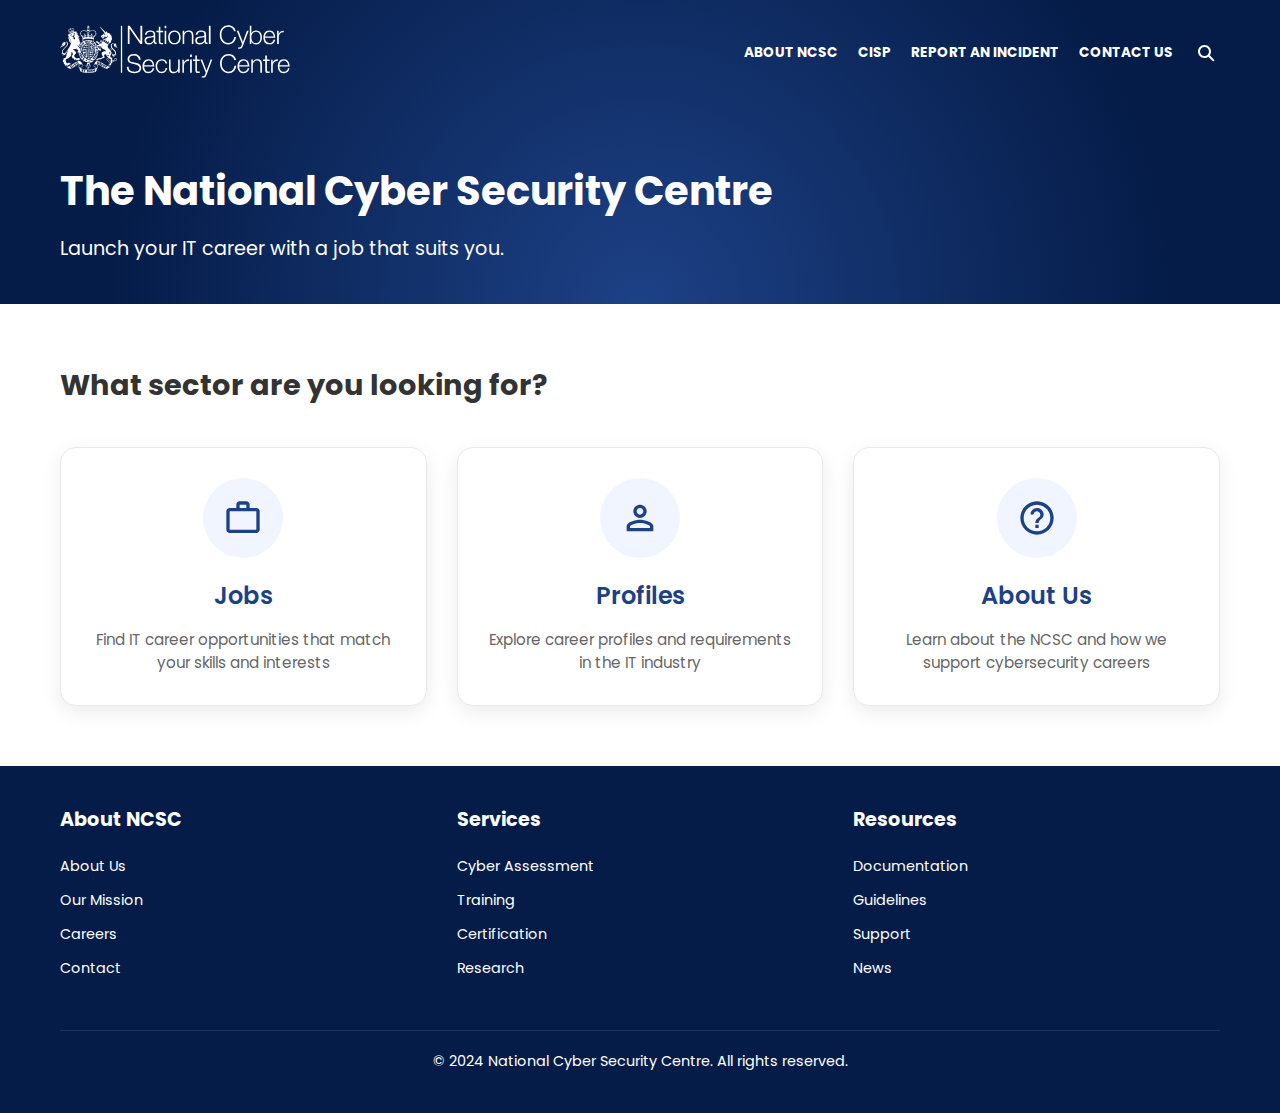
<file: index.html>
<!DOCTYPE html>
<html lang="en">

<head>
    <meta charset="UTF-8">
    <meta name="viewport" content="width=device-width, initial-scale=1.0">
    <title>National Cyber Security Centre</title>
    <link rel="preconnect" href="https://fonts.googleapis.com">
    <link rel="preconnect" href="https://fonts.gstatic.com" crossorigin>
    <link href="https://fonts.googleapis.com/css2?family=Poppins:wght@400;600;700&display=swap" rel="stylesheet">
    <link rel="stylesheet" href="style.css">
</head>

<body>
    <header class="header">
        <div class="top-header">
            <div class="container">
                <div class="logo-container">
                    <a href="#">
                        <img src="national-cyber-security-centre-seeklogo.svg" alt="NCSC Logo" class="logo-image">
                    </a>
                </div>
                <div class="top-links">
                    <a href="#">ABOUT NCSC</a>
                    <a href="#">CISP</a>
                    <a href="#">REPORT AN INCIDENT</a>
                    <a href="#">CONTACT US</a>
                    <button class="search-button" data-testid="search-button" tabindex="0" overlay="true"
                        aria-label="Open search"><svg width="17" height="17" viewBox="0 0 17 17" version="1.1"
                            xmlns="http://www.w3.org/2000/svg" role="img" aria-hidden="true" class="search-icon">
                            <title>Search</title>
                            <g stroke="none" stroke-width="1" fill="none" fill-rule="evenodd">
                                <g transform="translate(-882.000000, -12.000000)" fill="#FFFFFF" fill-rule="nonzero">
                                    <path
                                        d="M893.748901,22.3346872 L898.071068,26.6568542 C898.461592,27.0473785 898.461592,27.6805435 898.071068,28.0710678 C897.680544,28.4615921 897.047379,28.4615921 896.656854,28.0710678 L892.334687,23.7489008 C891.259734,24.5355664 889.934104,25 888.5,25 C884.910149,25 882,22.0898509 882,18.5 C882,14.9101491 884.910149,12 888.5,12 C892.089851,12 895,14.9101491 895,18.5 C895,19.9341039 894.535566,21.2597335 893.748901,22.3346872 Z M888.5,23 C890.985281,23 893,20.9852814 893,18.5 C893,16.0147186 890.985281,14 888.5,14 C886.014719,14 884,16.0147186 884,18.5 C884,20.9852814 886.014719,23 888.5,23 Z">
                                    </path>
                                </g>
                            </g>
                        </svg></button>
                </div>
            </div>
        </div>

        <div class="container">
            <div class="header-content">
                <h1>The National Cyber Security Centre</h1>
                <p>Launch your IT career with a job that suits you.</p>
            </div>
        </div>
    </header>

    <section class="guidance-section">
        <div class="container">
            <h2>What sector are you looking for?</h2>
            <div class="sector-container">
                <a href="jobs.html" class="sector-card">
                    <div class="sector-icon">
                        <svg viewBox="0 0 24 24" fill="none" xmlns="http://www.w3.org/2000/svg">
                            <path d="M20 6H16V4C16 2.89 15.11 2 14 2H10C8.89 2 8 2.89 8 4V6H4C2.89 6 2 6.89 2 8V19C2 20.11 2.89 21 4 21H20C21.11 21 22 20.11 22 19V8C22 6.89 21.11 6 20 6ZM10 4H14V6H10V4ZM20 19H4V8H20V19Z" fill="currentColor"/>
                        </svg>
                    </div>
                    <h3>Jobs</h3>
                    <p>Find IT career opportunities that match your skills and interests</p>
                </a>
                <a href="#" class="sector-card">
                    <div class="sector-icon">
                        <svg viewBox="0 0 24 24" fill="none" xmlns="http://www.w3.org/2000/svg">
                            <path d="M12 12C14.21 12 16 10.21 16 8C16 5.79 14.21 4 12 4C9.79 4 8 5.79 8 8C8 10.21 9.79 12 12 12ZM12 6C13.1 6 14 6.9 14 8C14 9.1 13.1 10 12 10C10.9 10 10 9.1 10 8C10 6.9 10.9 6 12 6ZM12 13C9.33 13 4 14.34 4 17V20H20V17C20 14.34 14.67 13 12 13ZM18 18H6V17.01C6.2 16.29 9.3 15 12 15C14.7 15 17.8 16.29 18 17V18Z" fill="currentColor"/>
                        </svg>
                    </div>
                    <h3>Profiles</h3>
                    <p>Explore career profiles and requirements in the IT industry</p>
                </a>
                <a href="#" class="sector-card">
                    <div class="sector-icon">
                        <svg viewBox="0 0 24 24" fill="none" xmlns="http://www.w3.org/2000/svg">
                            <path d="M12 2C6.48 2 2 6.48 2 12C2 17.52 6.48 22 12 22C17.52 22 22 17.52 22 12C22 6.48 17.52 2 12 2ZM12 20C7.59 20 4 16.41 4 12C4 7.59 7.59 4 12 4C16.41 4 20 7.59 20 12C20 16.41 16.41 20 12 20ZM11 16H13V18H11V16ZM12.61 6.04C10.55 5.74 8.73 7.01 8.18 8.83C8 9.41 8.44 10 9.05 10H9.25C9.66 10 9.99 9.71 10.13 9.33C10.45 8.44 11.4 7.83 12.43 8.05C13.38 8.25 14.08 9.18 14 10.15C13.9 11.49 12.38 11.78 11.55 13.03C11.55 13.04 11.54 13.04 11.54 13.05C11.53 13.07 11.52 13.08 11.51 13.1C11.42 13.25 11.33 13.42 11.26 13.6C11.25 13.63 11.23 13.65 11.22 13.68C11.21 13.7 11.21 13.72 11.2 13.75C11.08 14.09 11 14.5 11 15H13C13 14.58 13.11 14.23 13.28 13.93C13.3 13.9 13.31 13.87 13.33 13.84C13.41 13.7 13.51 13.57 13.61 13.45C13.62 13.44 13.63 13.42 13.64 13.41C13.74 13.29 13.85 13.18 13.97 13.07C14.93 12.16 16.23 11.42 15.96 9.51C15.72 7.77 14.35 6.3 12.61 6.04Z" fill="currentColor"/>
                        </svg>
                    </div>
                    <h3>About Us</h3>
                    <p>Learn about the NCSC and how we support cybersecurity careers</p>
                </a>
            </div>
        </div>

    </section>

    <footer class="footer">
        <div class="container">
            <div class="footer-content">
                <div class="footer-column">
                    <h3>About NCSC</h3>
                    <ul class="footer-links">
                        <li><a href="#">About Us</a></li>
                        <li><a href="#">Our Mission</a></li>
                        <li><a href="#">Careers</a></li>
                        <li><a href="#">Contact</a></li>
                    </ul>
                </div>
                <div class="footer-column">
                    <h3>Services</h3>
                    <ul class="footer-links">
                        <li><a href="#">Cyber Assessment</a></li>
                        <li><a href="#">Training</a></li>
                        <li><a href="#">Certification</a></li>
                        <li><a href="#">Research</a></li>
                    </ul>
                </div>
                <div class="footer-column">
                    <h3>Resources</h3>
                    <ul class="footer-links">
                        <li><a href="#">Documentation</a></li>
                        <li><a href="#">Guidelines</a></li>
                        <li><a href="#">Support</a></li>
                        <li><a href="#">News</a></li>
                    </ul>
                </div>
            </div>
            <div class="footer-bottom">
                <p>&copy; 2024 National Cyber Security Centre. All rights reserved.</p>
            </div>
        </div>
    </footer>
    <script src="script.js"></script>
</body>

</html>
</file>
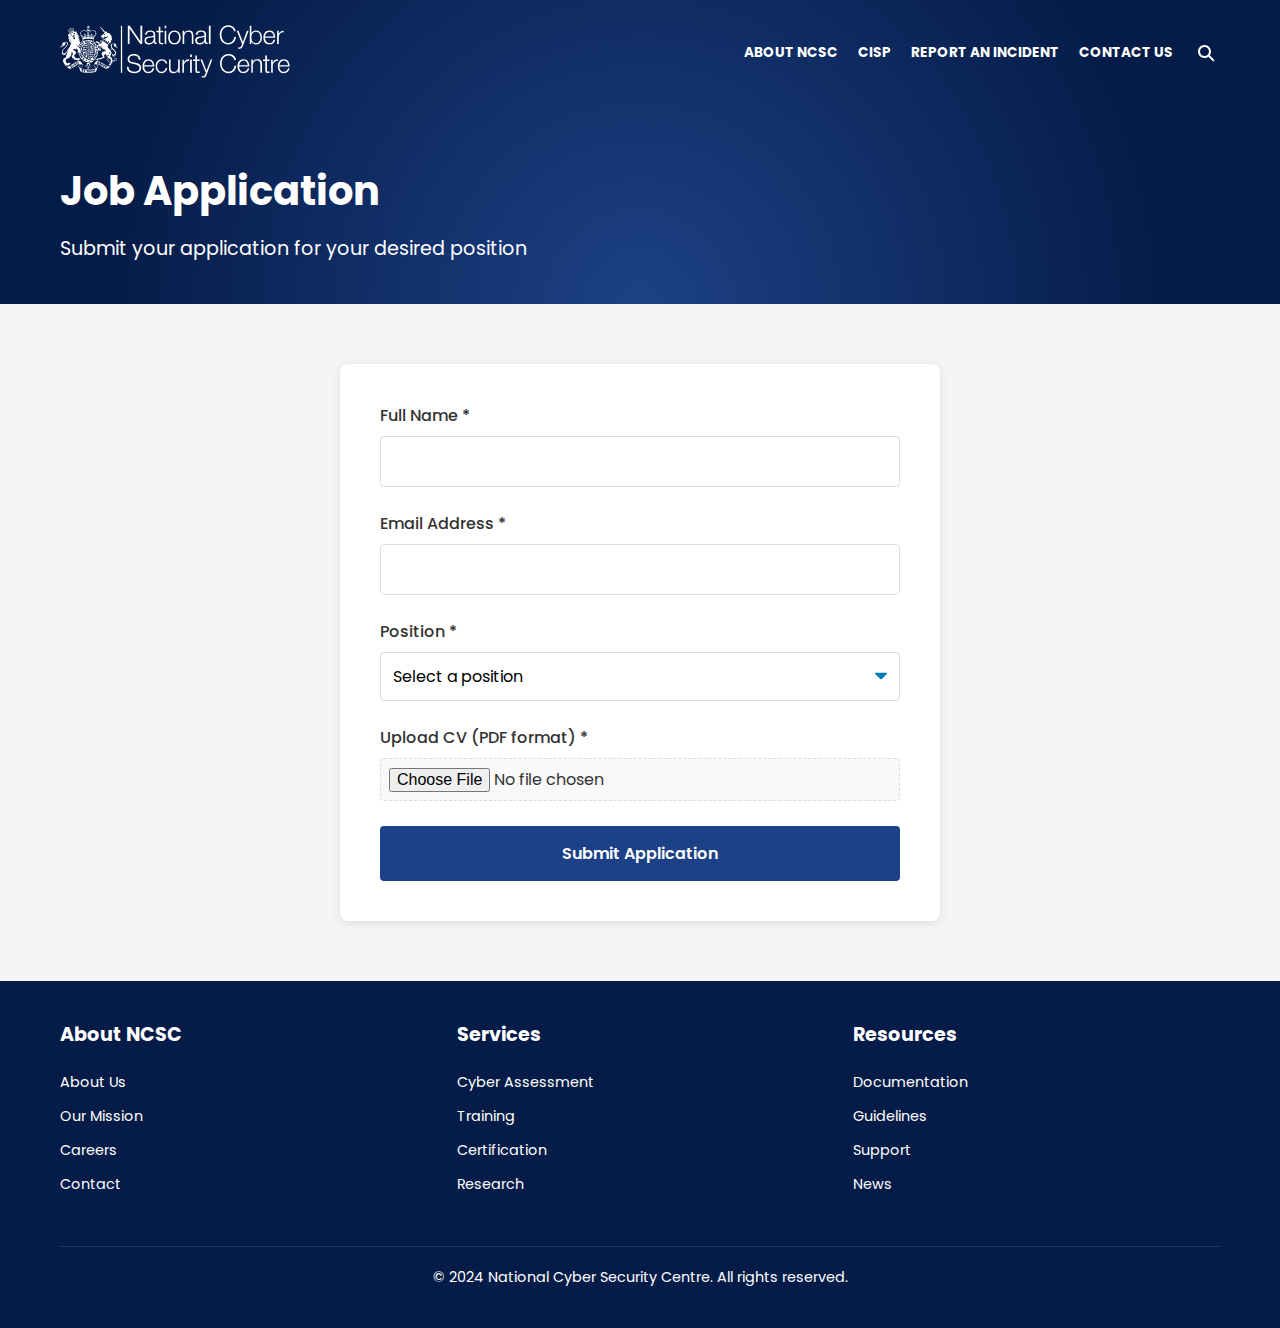
<file: form.html>
<!DOCTYPE html>
<html lang="en">
<head>
    <meta charset="UTF-8">
    <meta name="viewport" content="width=device-width, initial-scale=1.0">
    <title>Apply - National Cyber Security Centre</title>
    <link rel="preconnect" href="https://fonts.googleapis.com">
    <link rel="preconnect" href="https://fonts.gstatic.com" crossorigin>
    <link href="https://fonts.googleapis.com/css2?family=Poppins:wght@400;600;700&display=swap" rel="stylesheet">
    <link rel="stylesheet" href="style.css">
</head>
<body>
    <header class="header">
        <div class="top-header">
            <div class="container">
                <div class="logo-container">
                    <a href="index.html">
                        <img src="national-cyber-security-centre-seeklogo.svg" alt="NCSC Logo" class="logo-image">
                    </a>
                </div>
                <div class="top-links">
                    <a href="#">ABOUT NCSC</a>
                    <a href="#">CISP</a>
                    <a href="#">REPORT AN INCIDENT</a>
                    <a href="#">CONTACT US</a>
                    <button class="search-button" aria-label="Open search">
                        <svg width="17" height="17" viewBox="0 0 17 17" version="1.1" xmlns="http://www.w3.org/2000/svg" role="img" aria-hidden="true" class="search-icon">
                            <title>Search</title>
                            <g stroke="none" stroke-width="1" fill="none" fill-rule="evenodd">
                                <g transform="translate(-882.000000, -12.000000)" fill="#FFFFFF" fill-rule="nonzero">
                                    <path d="M893.748901,22.3346872 L898.071068,26.6568542 C898.461592,27.0473785 898.461592,27.6805435 898.071068,28.0710678 C897.680544,28.4615921 897.047379,28.4615921 896.656854,28.0710678 L892.334687,23.7489008 C891.259734,24.5355664 889.934104,25 888.5,25 C884.910149,25 882,22.0898509 882,18.5 C882,14.9101491 884.910149,12 888.5,12 C892.089851,12 895,14.9101491 895,18.5 C895,19.9341039 894.535566,21.2597335 893.748901,22.3346872 Z M888.5,23 C890.985281,23 893,20.9852814 893,18.5 C893,16.0147186 890.985281,14 888.5,14 C886.014719,14 884,16.0147186 884,18.5 C884,20.9852814 886.014719,23 888.5,23 Z"></path>
                                </g>
                            </g>
                        </svg>
                    </button>
                </div>
            </div>
        </div>
        <div class="container">
            <div class="header-content">
                <h1>Job Application</h1>
                <p>Submit your application for your desired position</p>
            </div>
        </div>
    </header>

    <section class="form-section">
        <div class="container">
            <form class="application-form" action="#" method="POST" enctype="multipart/form-data">
                <div class="form-group">
                    <label for="fullName">Full Name *</label>
                    <input type="text" id="fullName" name="fullName" required>
                </div>

                <div class="form-group">
                    <label for="email">Email Address *</label>
                    <input type="email" id="email" name="email" required>
                </div>

                <div class="form-group">
                    <label for="position">Position *</label>
                    <select id="position" name="position" required>
                        <option value="">Select a position</option>
                        <option value="cyber-security-analyst">Cyber Security Analyst</option>
                        <option value="security-operations-engineer">Security Operations Engineer</option>
                        <option value="threat-intelligence-specialist">Threat Intelligence Specialist</option>
                        <option value="penetration-tester">Penetration Tester</option>
                        <option value="incident-response-manager">Incident Response Manager</option>
                        <option value="security-software-developer">Security Software Developer</option>
                        <option value="cloud-security-architect">Cloud Security Architect</option>
                        <option value="digital-forensics-investigator">Digital Forensics Investigator</option>
                        <option value="security-compliance-officer">Security Compliance Officer</option>
                        <option value="security-training-specialist">Security Training Specialist</option>
                    </select>
                </div>

                <div class="form-group">
                    <label for="cv">Upload CV (PDF format) *</label>
                    <input type="file" id="cv" name="cv" accept=".pdf" required>
                </div>

                <button type="submit" class="submit-button">Submit Application</button>
            </form>
        </div>
    </section>

    <footer class="footer">
        <div class="container">
            <div class="footer-content">
                <div class="footer-column">
                    <h3>About NCSC</h3>
                    <ul class="footer-links">
                        <li><a href="#">About Us</a></li>
                        <li><a href="#">Our Mission</a></li>
                        <li><a href="#">Careers</a></li>
                        <li><a href="#">Contact</a></li>
                    </ul>
                </div>
                <div class="footer-column">
                    <h3>Services</h3>
                    <ul class="footer-links">
                        <li><a href="#">Cyber Assessment</a></li>
                        <li><a href="#">Training</a></li>
                        <li><a href="#">Certification</a></li>
                        <li><a href="#">Research</a></li>
                    </ul>
                </div>
                <div class="footer-column">
                    <h3>Resources</h3>
                    <ul class="footer-links">
                        <li><a href="#">Documentation</a></li>
                        <li><a href="#">Guidelines</a></li>
                        <li><a href="#">Support</a></li>
                        <li><a href="#">News</a></li>
                    </ul>
                </div>
            </div>
            <div class="footer-bottom">
                <p>&copy; 2024 National Cyber Security Centre. All rights reserved.</p>
            </div>
        </div>
    </footer>
</body>
</html>
</file>
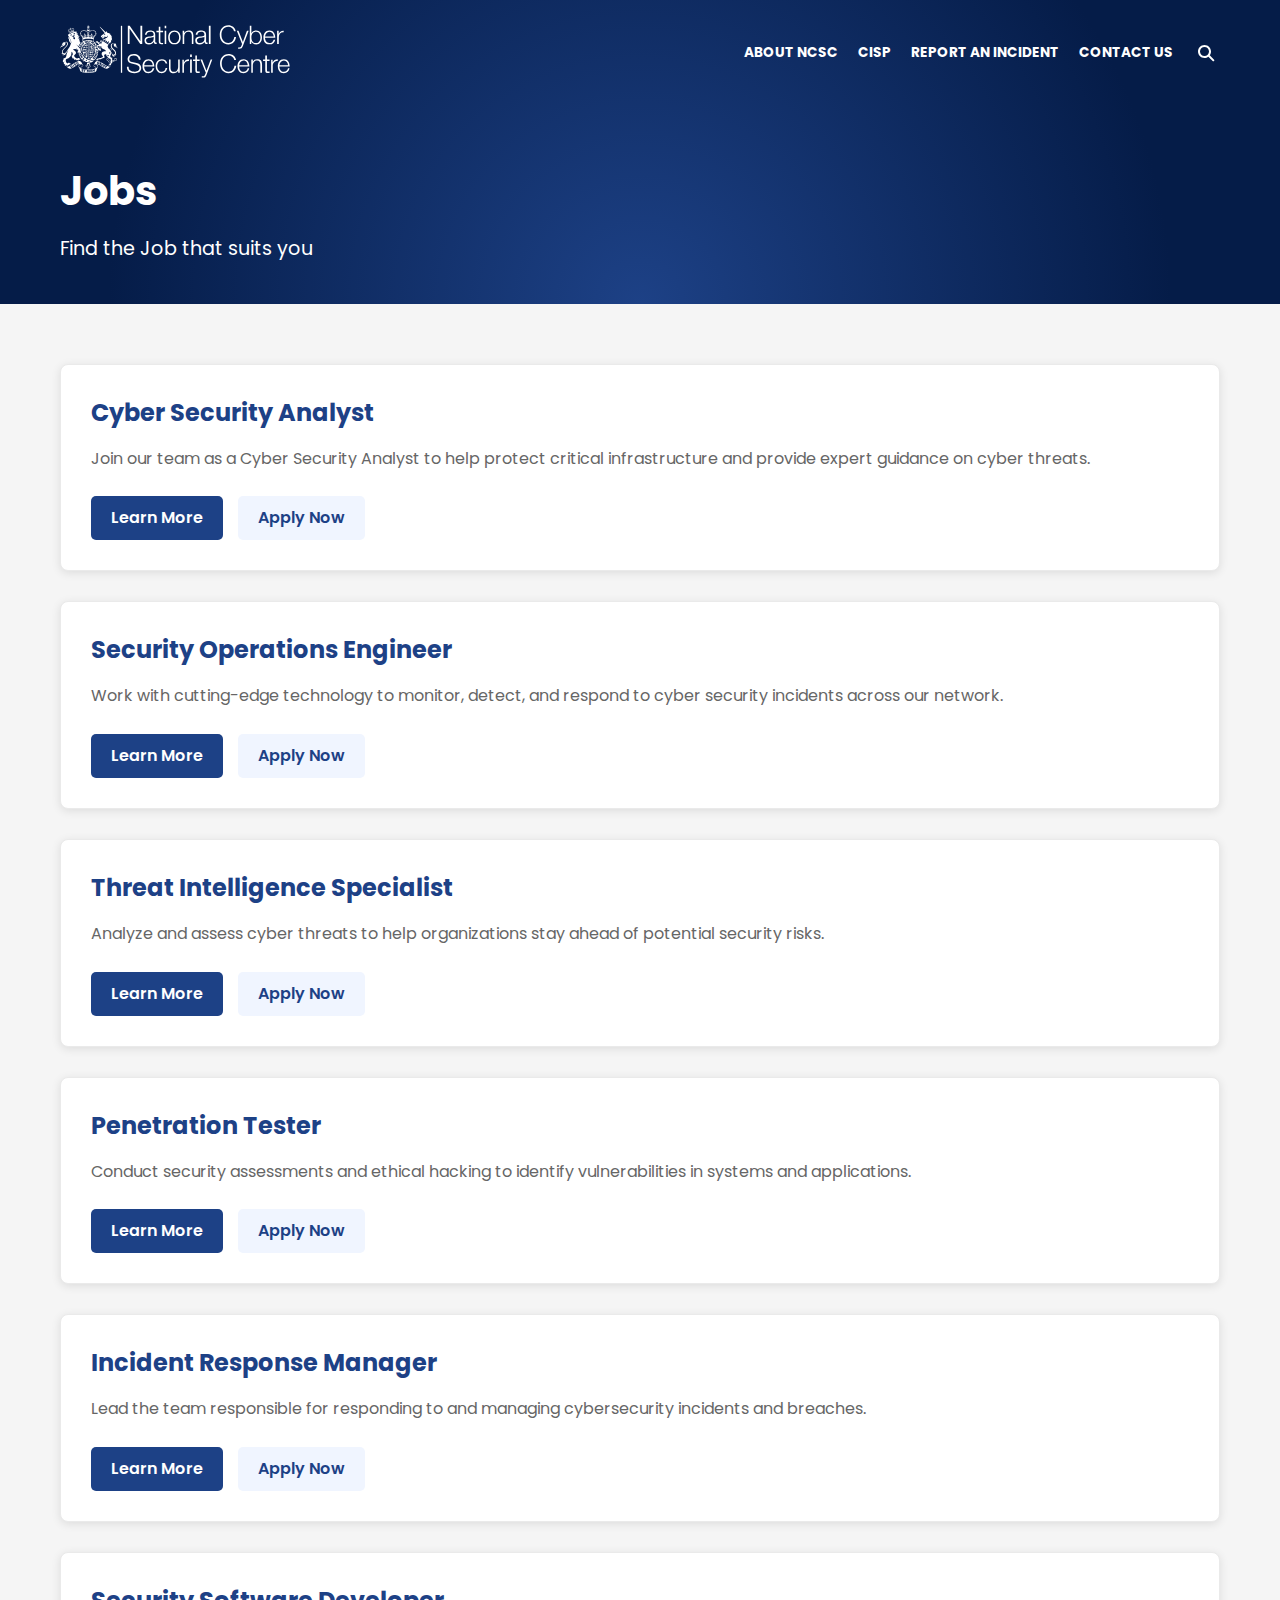
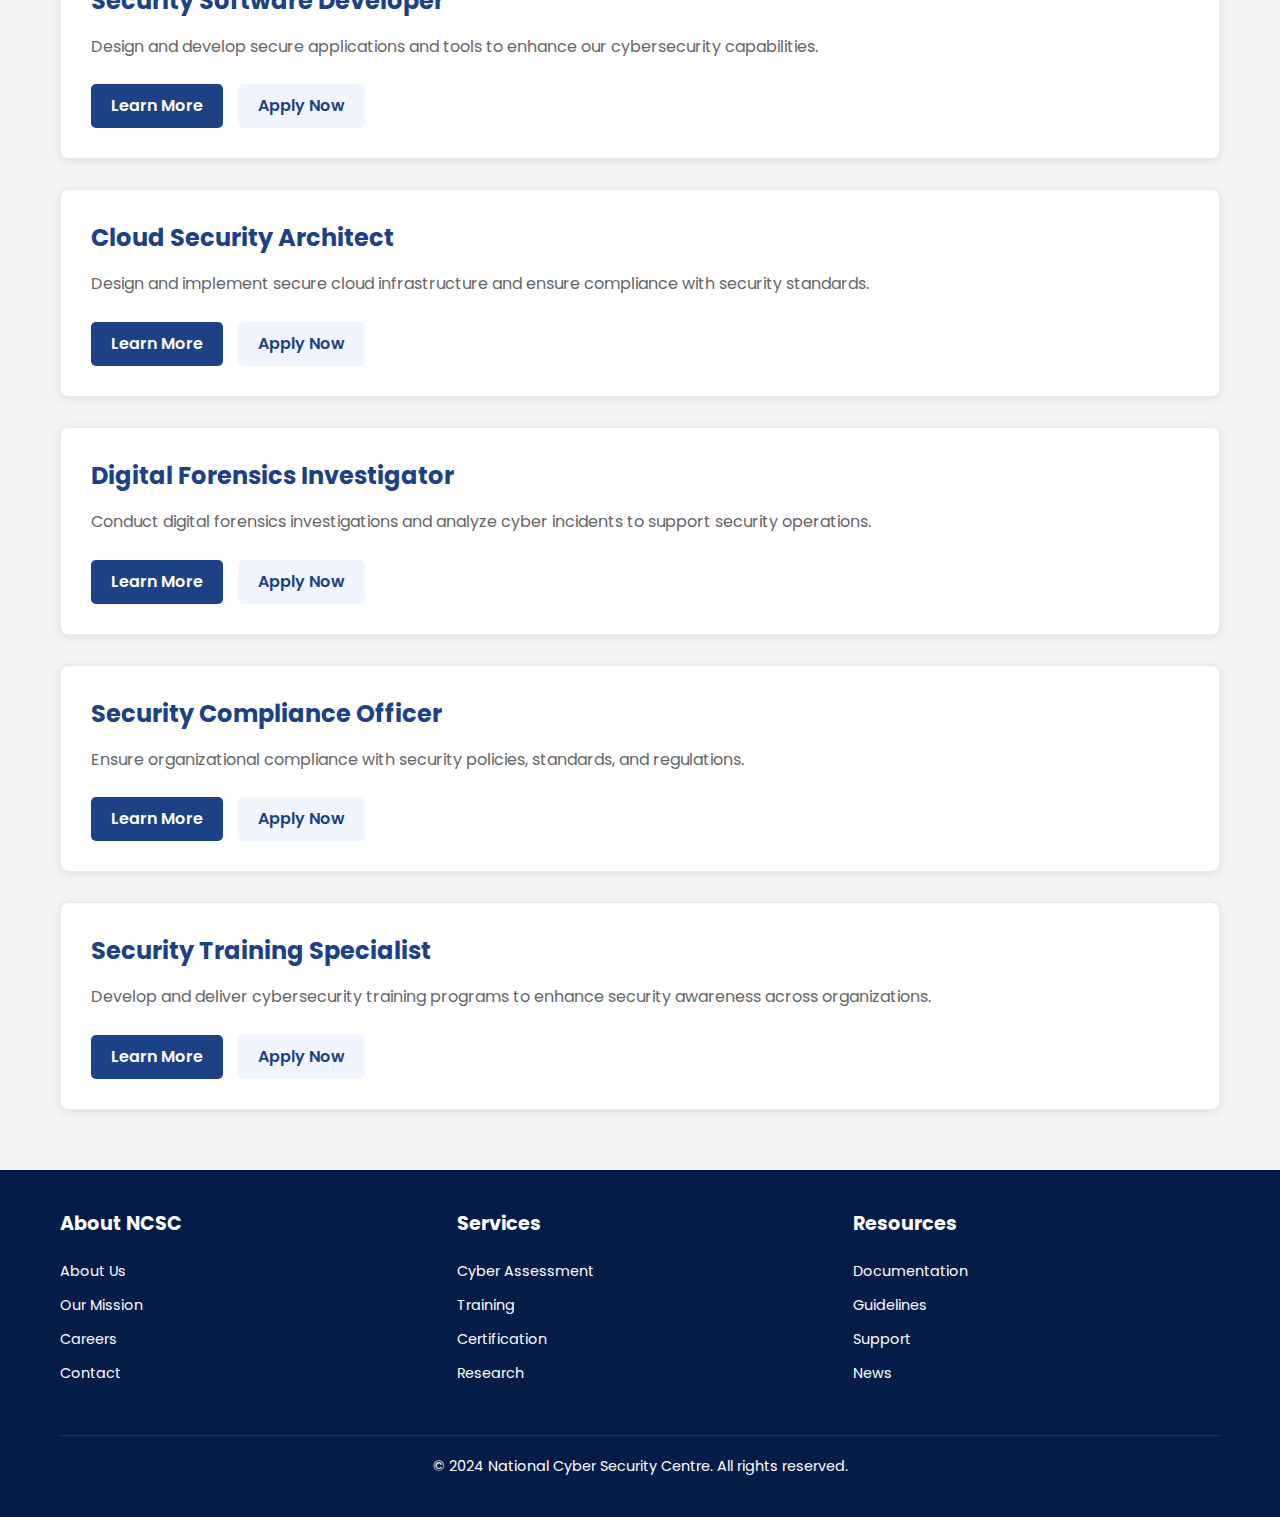
<file: jobs.html>
<!DOCTYPE html>
<html lang="en">
<head>
    <meta charset="UTF-8">
    <meta name="viewport" content="width=device-width, initial-scale=1.0">
    <title>Jobs - National Cyber Security Centre</title>
    <link rel="preconnect" href="https://fonts.googleapis.com">
    <link rel="preconnect" href="https://fonts.gstatic.com" crossorigin>
    <link href="https://fonts.googleapis.com/css2?family=Poppins:wght@400;600;700&display=swap" rel="stylesheet">
    <link rel="stylesheet" href="style.css">
</head>
<body>
    <header class="header">
        <div class="top-header">
            <div class="container">
                <div class="logo-container">
                    <a href="index.html">
                        <img src="national-cyber-security-centre-seeklogo.svg" alt="NCSC Logo" class="logo-image">
                    </a>
                </div>
                <div class="top-links">
                    <a href="#">ABOUT NCSC</a>
                    <a href="#">CISP</a>
                    <a href="#">REPORT AN INCIDENT</a>
                    <a href="#">CONTACT US</a>
                    <button class="search-button" aria-label="Open search">
                        <svg width="17" height="17" viewBox="0 0 17 17" version="1.1" xmlns="http://www.w3.org/2000/svg" role="img" aria-hidden="true" class="search-icon">
                            <title>Search</title>
                            <g stroke="none" stroke-width="1" fill="none" fill-rule="evenodd">
                                <g transform="translate(-882.000000, -12.000000)" fill="#FFFFFF" fill-rule="nonzero">
                                    <path d="M893.748901,22.3346872 L898.071068,26.6568542 C898.461592,27.0473785 898.461592,27.6805435 898.071068,28.0710678 C897.680544,28.4615921 897.047379,28.4615921 896.656854,28.0710678 L892.334687,23.7489008 C891.259734,24.5355664 889.934104,25 888.5,25 C884.910149,25 882,22.0898509 882,18.5 C882,14.9101491 884.910149,12 888.5,12 C892.089851,12 895,14.9101491 895,18.5 C895,19.9341039 894.535566,21.2597335 893.748901,22.3346872 Z M888.5,23 C890.985281,23 893,20.9852814 893,18.5 C893,16.0147186 890.985281,14 888.5,14 C886.014719,14 884,16.0147186 884,18.5 C884,20.9852814 886.014719,23 888.5,23 Z"></path>
                                </g>
                            </g>
                        </svg>
                    </button>
                </div>
            </div>
        </div>
        <div class="container">
            <div class="header-content">
                <h1>Jobs</h1>
                <p>Find the Job that suits you</p>
            </div>
        </div>
    </header>

    <section class="jobs-section">
        <div class="container">
            <div class="jobs-grid">
                <div class="job-card">
                    <h2>Cyber Security Analyst</h2>
                    <p>Join our team as a Cyber Security Analyst to help protect critical infrastructure and provide expert guidance on cyber threats.</p>
                    <div class="job-actions">
                        <a href="#" class="btn btn-primary">Learn More</a>
                        <a href="form.html?position=Cyber+Security+Analyst" class="btn btn-secondary apply-button">Apply Now</a>
                    </div>
                </div>

                <div class="job-card">
                    <h2>Security Operations Engineer</h2>
                    <p>Work with cutting-edge technology to monitor, detect, and respond to cyber security incidents across our network.</p>
                    <div class="job-actions">
                        <a href="#" class="btn btn-primary">Learn More</a>
                        <a href="form.html?position=Security+Operations+Engineer" class="btn btn-secondary apply-button">Apply Now</a>
                    </div>
                </div>

                <div class="job-card">
                    <h2>Threat Intelligence Specialist</h2>
                    <p>Analyze and assess cyber threats to help organizations stay ahead of potential security risks.</p>
                    <div class="job-actions">
                        <a href="#" class="btn btn-primary">Learn More</a>
                        <a href="form.html?position=Threat+Intelligence+Specialist" class="btn btn-secondary apply-button">Apply Now</a>
                    </div>
                </div>

                <div class="job-card">
                    <h2>Penetration Tester</h2>
                    <p>Conduct security assessments and ethical hacking to identify vulnerabilities in systems and applications.</p>
                    <div class="job-actions">
                        <a href="#" class="btn btn-primary">Learn More</a>
                        <a href="form.html?position=Penetration+Tester" class="btn btn-secondary apply-button">Apply Now</a>
                    </div>
                </div>

                <div class="job-card">
                    <h2>Incident Response Manager</h2>
                    <p>Lead the team responsible for responding to and managing cybersecurity incidents and breaches.</p>
                    <div class="job-actions">
                        <a href="#" class="btn btn-primary">Learn More</a>
                        <a href="form.html?position=Incident+Response+Manager" class="btn btn-secondary apply-button">Apply Now</a>
                    </div>
                </div>

                <div class="job-card">
                    <h2>Security Software Developer</h2>
                    <p>Design and develop secure applications and tools to enhance our cybersecurity capabilities.</p>
                    <div class="job-actions">
                        <a href="#" class="btn btn-primary">Learn More</a>
                        <a href="form.html?position=Security+Software+Developer" class="btn btn-secondary apply-button">Apply Now</a>
                    </div>
                </div>

                <div class="job-card">
                    <h2>Cloud Security Architect</h2>
                    <p>Design and implement secure cloud infrastructure and ensure compliance with security standards.</p>
                    <div class="job-actions">
                        <a href="#" class="btn btn-primary">Learn More</a>
                        <a href="form.html?position=Cloud+Security+Architect" class="btn btn-secondary apply-button">Apply Now</a>
                    </div>
                </div>

                <div class="job-card">
                    <h2>Digital Forensics Investigator</h2>
                    <p>Conduct digital forensics investigations and analyze cyber incidents to support security operations.</p>
                    <div class="job-actions">
                        <a href="#" class="btn btn-primary">Learn More</a>
                        <a href="form.html?position=Digital+Forensics+Investigator" class="btn btn-secondary apply-button">Apply Now</a>
                    </div>
                </div>

                <div class="job-card">
                    <h2>Security Compliance Officer</h2>
                    <p>Ensure organizational compliance with security policies, standards, and regulations.</p>
                    <div class="job-actions">
                        <a href="#" class="btn btn-primary">Learn More</a>
                        <a href="form.html?position=Security+Compliance+Officer" class="btn btn-secondary apply-button">Apply Now</a>
                    </div>
                </div>

                <div class="job-card">
                    <h2>Security Training Specialist</h2>
                    <p>Develop and deliver cybersecurity training programs to enhance security awareness across organizations.</p>
                    <div class="job-actions">
                        <a href="#" class="btn btn-primary">Learn More</a>
                        <a href="form.html?position=Security+Training+Specialist" class="btn btn-secondary apply-button">Apply Now</a>
                    </div>
                </div>
            </div>
        </div>
    </section>
    <footer class="footer">
        <div class="container">
            <div class="footer-content">
                <div class="footer-column">
                    <h3>About NCSC</h3>
                    <ul class="footer-links">
                        <li><a href="#">About Us</a></li>
                        <li><a href="#">Our Mission</a></li>
                        <li><a href="#">Careers</a></li>
                        <li><a href="#">Contact</a></li>
                    </ul>
                </div>
                <div class="footer-column">
                    <h3>Services</h3>
                    <ul class="footer-links">
                        <li><a href="#">Cyber Assessment</a></li>
                        <li><a href="#">Training</a></li>
                        <li><a href="#">Certification</a></li>
                        <li><a href="#">Research</a></li>
                    </ul>
                </div>
                <div class="footer-column">
                    <h3>Resources</h3>
                    <ul class="footer-links">
                        <li><a href="#">Documentation</a></li>
                        <li><a href="#">Guidelines</a></li>
                        <li><a href="#">Support</a></li>
                        <li><a href="#">News</a></li>
                    </ul>
                </div>
            </div>
            <div class="footer-bottom">
                <p>&copy; 2024 National Cyber Security Centre. All rights reserved.</p>
            </div>
        </div>
    </footer>
</body>
</html>

<script>
  const applyButtons = document.querySelectorAll('.apply-button');
  applyButtons.forEach(button => {
    button.addEventListener('click', (event) => {
      event.preventDefault();
      const position = button.href.split('?position=')[1];
      window.open(`form.html?position=${position}`, '_blank');
    });
  });
</script>
</file>
<file: style.css>
* {
    margin: 0;
    padding: 0;
    box-sizing: border-box;
    font-family: Poppins, sans-serif;
}

body {
    color: #333;
    line-height: 1.5;
}

.container {
    width: 100%;
    max-width: 1200px;
    margin: 0 auto;
    padding: 0 20px;
}

/* Header */
.header {
    background: radial-gradient(circle at 50% 100%, #1d4186, #051c48 75%);
    color: white;
    padding-bottom: 40px;
}

.top-header {
    padding: 20px 0;
}

.top-header .container {
    display: flex;
    justify-content: space-between;
    align-items: center;
}

.logo-container {
    display: flex;
    align-items: center;
}

.logo-image {
    width: 230px;
    padding-top: 5px;
}

.top-links {
    display: flex;
    align-items: center;
    gap: 20px;
}

.top-links a {
    color: white;
    text-decoration: none;
    font-size: 0.85rem;
    font-weight: bold;
}

.top-links a:hover {
    text-decoration: underline;
}

.search-button {
    background: transparent;
    border: none;
    cursor: pointer;
    padding: 5px;
    display: flex;
    align-items: center;
    justify-content: center;
}

.search-icon {
    fill: white !important;
}

/* Header Content */
.header-content {
    margin-top: 60px;
    max-width: 800px;
    padding-left: 0;
    text-align: left;
}

.header-content h1 {
    font-size: 2.5rem;
    margin-bottom: 20px;
    line-height: 1.2;
}

.header-content p {
    font-size: 1.2rem;
}

/* Guidance Section */
.guidance-section {
    padding: 60px 0;
}

/* Animation effects */
.sector-card {
    opacity: 0;
    transform: translateY(30px);
    transition: opacity 0.6s ease, transform 0.6s ease, box-shadow 0.3s ease, border-color 0.3s ease;
}

.ripple-effect {
    position: absolute;
    border-radius: 50%;
    background-color: rgba(255, 255, 255, 0.7);
    transform: scale(0);
    animation: ripple 0.6s linear;
    pointer-events: none;
    z-index: 0;
}

@keyframes ripple {
    to {
        transform: scale(2);
        opacity: 0;
    }
}

.guidance-section h2 {
    margin-bottom: 40px;
    font-size: 1.8rem;
    color: #333;
}

.guidance-grid {
    display: grid;
    grid-template-columns: repeat(auto-fill, minmax(180px, 1fr));
    gap: 30px;
}

.guidance-card {
    text-align: center;
    cursor: pointer;
}

.icon-circle {
    width: 120px;
    height: 120px;
    background-color: #f3f2f1;
    border-radius: 50%;
    display: flex;
    justify-content: center;
    align-items: center;
    margin: 0 auto 15px;
}

.icon-circle img {
    width: 60px;
    height: 60px;
}

.guidance-card h3 {
    font-size: 1rem;
    font-weight: normal;
    color: #1d70b8;
}

.sector-container {
    display: flex;
    flex-wrap: wrap;
    gap: 30px;
    justify-content: center;
}

.sector-card {
    flex: 1;
    min-width: 280px;
    max-width: 380px;
    background-color: #ffffff;
    border-radius: 16px;
    box-shadow: 0 6px 20px rgba(0, 0, 0, 0.08);
    padding: 30px;
    text-align: center;
    transition: all 0.3s ease;
    text-decoration: none;
    color: #333;
    display: flex;
    flex-direction: column;
    align-items: center;
    position: relative;
    overflow: hidden;
    border: 1px solid #eaeaea;
}

.sector-card::before {
    content: '';
    position: absolute;
    top: 0;
    left: 0;
    right: 0;
    height: 5px;
    background: #1d4186;
    transform: scaleX(0);
    transform-origin: center;
    transition: transform 0.3s ease;
}

.sector-card:hover {
    transform: translateY(-10px);
    box-shadow: 0 12px 30px rgba(0, 0, 0, 0.12);
}

.sector-card:hover::before {
    transform: scaleX(1);
}

.sector-icon {
    width: 80px;
    height: 80px;
    border-radius: 50%;
    background-color: #f0f5ff;
    display: flex;
    justify-content: center;
    align-items: center;
    margin-bottom: 20px;
    transition: all 0.3s ease;
    color: #1d4186;
}

.sector-card:hover .sector-icon {
    background-color: #1d4186;
    color: white;
    transform: scale(1.1);
}

.sector-icon svg {
    width: 40px;
    height: 40px;
}

.sector-card h3 {
    font-size: 1.5rem;
    margin-bottom: 15px;
    font-weight: 600;
    color: #1d4186;
    transition: all 0.3s ease;
}

.sector-card p {
    color: #666;
    font-size: 0.95rem;
    line-height: 1.5;
}

.sector-card:hover h3 {
    color: #051c48;
}

/* Jobs Section */
.jobs-section {
    padding: 60px 0;
    background-color: #f5f5f5;
}

.jobs-grid {
    display: flex;
    flex-direction: column;
    gap: 30px;
}

.job-card {
    background: white;
    border-radius: 8px;
    padding: 30px;
    box-shadow: 0 2px 10px rgba(0, 0, 0, 0.1);
    transition: transform 0.3s ease, box-shadow 0.3s ease;
    border: 1px solid #eaeaea;
}

.job-card:hover {
    transform: translateY(-5px);
    box-shadow: 0 5px 20px rgba(0, 0, 0, 0.15);
}

.job-card h2 {
    color: #1d4186;
    font-size: 1.5rem;
    margin-bottom: 15px;
}

.job-card p {
    color: #666;
    margin-bottom: 25px;
    line-height: 1.6;
}

.job-actions {
    display: flex;
    gap: 15px;
}

.btn {
    padding: 10px 20px;
    border-radius: 5px;
    font-weight: 600;
    text-decoration: none;
    transition: all 0.3s ease;
}

.btn-primary {
    background-color: #1d4186;
    color: white;
}

.btn-primary:hover {
    background-color: #051c48;
}

.btn-secondary {
    background-color: #f0f5ff;
    color: #1d4186;
}

.btn-secondary:hover {
    background-color: #1d4186;
    color: white;
}

/* Footer */
.footer {
    background-color: #051c48;
    color: white;
    padding: 40px 0;
    margin-top: auto;
}

.footer-content {
    display: flex;
    justify-content: space-between;
    flex-wrap: wrap;
    gap: 30px;
}

.footer-column {
    flex: 1;
    min-width: 200px;
}

.footer-column h3 {
    margin-bottom: 20px;
    font-size: 1.2rem;
}

.footer-links {
    list-style: none;
}

.footer-links li {
    margin-bottom: 10px;
}

.footer-links a {
    color: #fff;
    text-decoration: none;
    font-size: 0.9rem;
    transition: color 0.3s ease;
}

.footer-links a:hover {
    color: #90caf9;
}

.footer-bottom {
    margin-top: 40px;
    padding-top: 20px;
    border-top: 1px solid rgba(255, 255, 255, 0.1);
    text-align: center;
    font-size: 0.9rem;
}

/* Form Styles */
.form-section {
    padding: 60px 0;
    background-color: #f5f5f5;
}

.application-form {
    max-width: 600px;
    margin: 0 auto;
    background: white;
    padding: 40px;
    border-radius: 8px;
    box-shadow: 0 2px 10px rgba(0, 0, 0, 0.1);
}

.form-group {
    margin-bottom: 25px;
}

.form-group label {
    display: block;
    margin-bottom: 8px;
    color: #333;
    font-weight: 500;
}

.form-group input {
    width: 100%;
    padding: 12px;
    border: 1px solid #ddd;
    border-radius: 4px;
    font-size: 16px;
    transition: border-color 0.3s ease;
}

.form-group select {
    width: 100%;
    padding: 12px 35px 12px 12px;
    border: 1px solid #ddd;
    border-radius: 4px;
    font-size: 16px;
    transition: all 0.3s ease;
    appearance: none;
    background: #fff url("data:image/svg+xml;charset=US-ASCII,%3Csvg%20xmlns%3D%22http%3A%2F%2Fwww.w3.org%2F2000%2Fsvg%22%20width%3D%22292.4%22%20height%3D%22292.4%22%3E%3Cpath%20fill%3D%22%23007CB2%22%20d%3D%22M287%2069.4a17.6%2017.6%200%200%200-13-5.4H18.4c-5%200-9.3%201.8-12.9%205.4A17.6%2017.6%200%200%200%200%2082.2c0%205%201.8%209.3%205.4%2012.9l128%20127.9c3.6%203.6%207.8%205.4%2012.8%205.4s9.2-1.8%2012.8-5.4L287%2095c3.5-3.5%205.4-7.8%205.4-12.8%200-5-1.9-9.2-5.4-12.8z%22%2F%3E%3C%2Fsvg%3E") no-repeat right 12px top 50%;
    background-size: 12px auto;
    cursor: pointer;
}

.form-group select:hover {
    border-color: #1d4186;
}

.form-group select:focus {
    border-color: #1d4186;
    box-shadow: 0 0 0 2px rgba(29, 65, 134, 0.2);
    outline: none;
}

.form-group select option {
    padding: 12px;
    background: white;
    color: #333;
}

.form-group input[type="file"] {
    padding: 8px;
    border: 1px dashed #ddd;
    background-color: #f9f9f9;
    cursor: pointer;
}

.form-group input:focus,
.form-group select:focus {
    outline: none;
    border-color: #1d4186;
}

.submit-button {
    width: 100%;
    padding: 15px;
    background-color: #1d4186;
    color: white;
    border: none;
    border-radius: 4px;
    font-size: 16px;
    font-weight: 600;
    cursor: pointer;
    transition: background-color 0.3s ease;
}

.submit-button:hover {
    background-color: #051c48;
}

/* Responsive */
@media (max-width: 768px) {
    .top-header .container {
        flex-direction: column;
        align-items: flex-start;
        gap: 20px;
    }

    .top-links {
        flex-direction: column;
        align-items: flex-start;
        width: 100%;
    }

    .header-content h1 {
        font-size: 2rem;
    }

    .guidance-grid {
        grid-template-columns: repeat(2, 1fr);
    }
    
    .sector-container {
        flex-direction: column;
        align-items: center;
    }
    
    .sector-card {
        width: 100%;
        max-width: 450px;
    }
}

@media (max-width: 480px) {
    .guidance-grid {
        grid-template-columns: 1fr;
    }
    
    .guidance-section h2 {
        font-size: 1.5rem;
        text-align: center;
    }
    
    .sector-card {
        padding: 20px;
    }
    
    .sector-icon {
        width: 70px;
        height: 70px;
    }
    
    .sector-card h3 {
        font-size: 1.3rem;
    }
}
</file>
